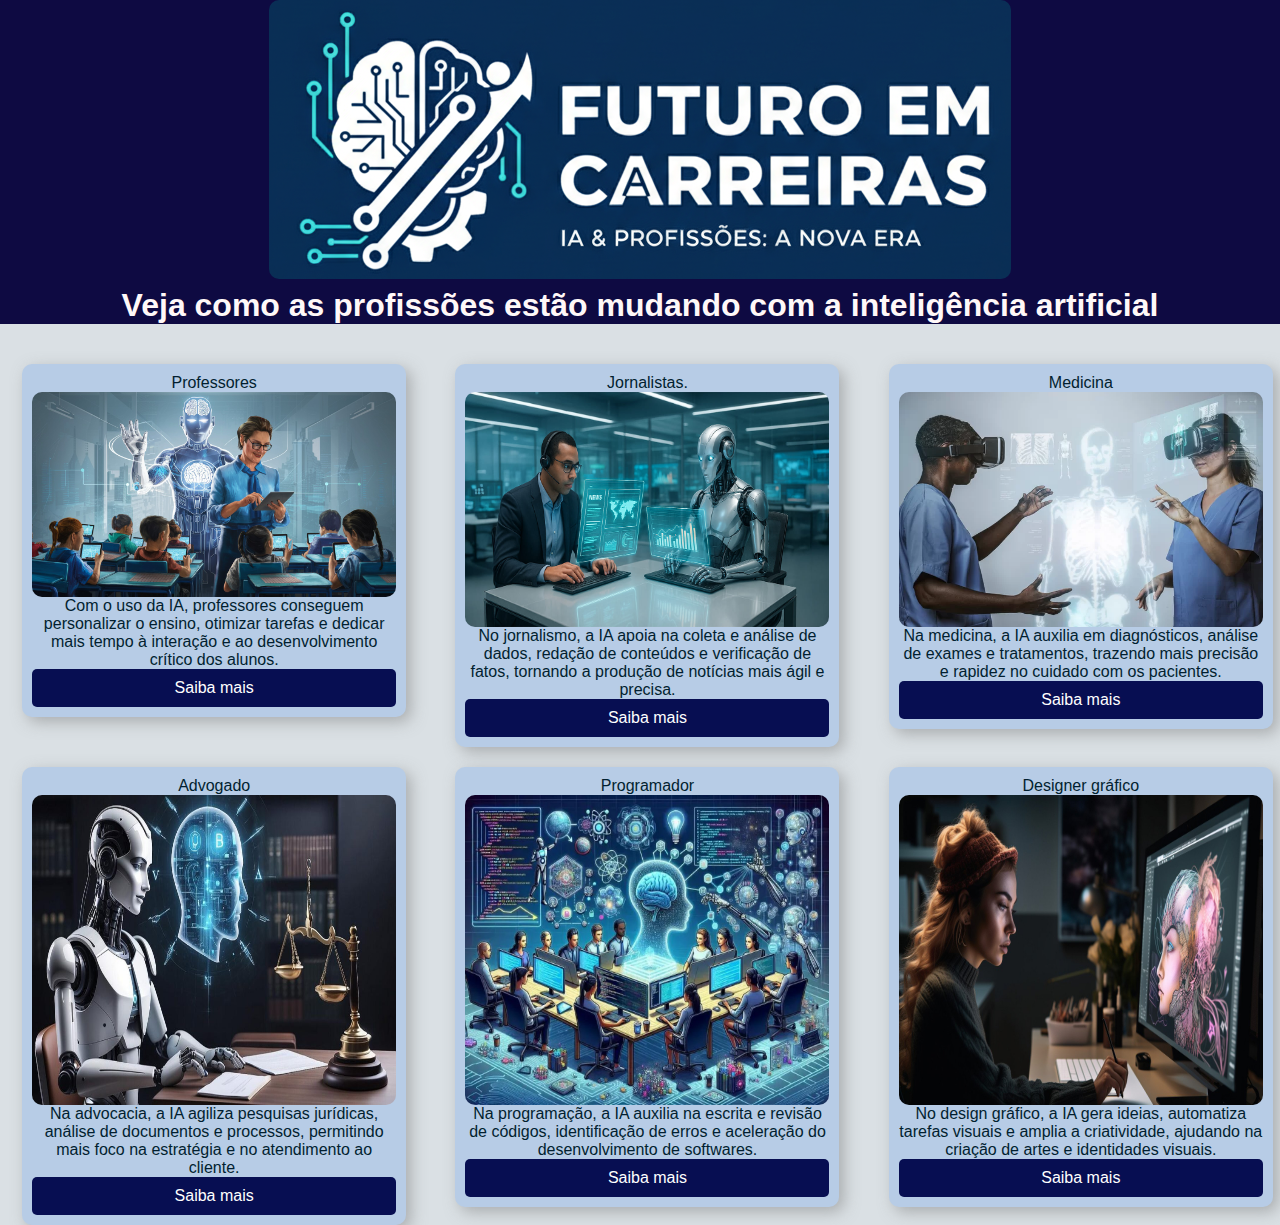
<file: index.html>
<!-- index.html -->
<!DOCTYPE html>
<html lang="pt-BR">

<head>
  <meta charset="UTF-8">
  <title>Carreiras do Futuro com IA</title>
  <link rel="stylesheet" href="style.css">
</head>

<body>
  <header>
    <h1>
      <div class="logo-container">
        <img src="./assets/logodoblog.png" alt="Logo do site">
      </div>
      <p>Veja como as profissões estão mudando com a inteligência artificial</p>
    </h1>
  </header>

  <!-- <section>
    <p>Veja como profissões estão mudando com a inteligência artificial!</p>
  </section> -->
  <div class="galeria">


    <div class="item-galeria">
      <p>Professores</p>
      <img src="./assets/professores.jpg" alt="Professores">
      <p>Com o uso da IA, professores conseguem personalizar o ensino, otimizar tarefas e dedicar mais tempo à interação e ao desenvolvimento crítico dos alunos.</p>
       <a href="./pages/professores.html">Saiba mais</a>
      </div>

        <div class="item-galeria">
          <p>Jornalistas.</p>
          <img src="./assets/jornalismo.jpg" alt="Jornalistas" height="235px">
          <p>No jornalismo, a IA apoia na coleta e análise de dados, redação de conteúdos e verificação de fatos, tornando a produção de notícias mais ágil e precisa.</p>
           <a href="./pages/jornalista.html">Saiba mais</a>
        </div>


        <div class="item-galeria">   
          <p>Medicina</p>
            <img src="./assets/medico.webp" alt="área da medicina" height="235px">
            <p>Na medicina, a IA auxilia em diagnósticos, análise de exames e tratamentos, trazendo mais precisão e rapidez no cuidado com os pacientes.</p>
             <a href="./pages/medicina.html">Saiba mais</a>
        </div>


        <div class="item-galeria">   
          <p>Advogado</p>
            <img src="./assets/advogado.jpg" alt="área da advocacia" height="310px">
            <p>Na advocacia, a IA agiliza pesquisas jurídicas, análise de documentos e processos, permitindo mais foco na estratégia e no atendimento ao cliente.</p>
             <a href="./pages/advogado.html">Saiba mais</a>
        </div> 

        <div class="item-galeria">   
          <p>Programador</p>
            <img src="./assets/programação.jpg" alt="área da programação" height="310px">
            <p>Na programação, a IA auxilia na escrita e revisão de códigos, identificação de erros e aceleração do desenvolvimento de softwares.</p>
             <a href="./pages/programador.html">Saiba mais</a>
        </div> 
        
        <div class="item-galeria">   
          <p>Designer gráfico</p>
            <img src="./assets/desg2.jpeg" alt="Designer gráfico" height="310px">
            <P>No design gráfico, a IA gera ideias, automatiza tarefas visuais e amplia a criatividade, ajudando na criação de artes e identidades visuais.</P>
             <a href="./pages/designer.html">Saiba mais</a>
            <!-- <button onclick="mostrarMensagem()">Saiba mais...</button> -->
        </div> 
        

  </div>

  <script src="script.js"></script>
  
</body>

</html>
</file>
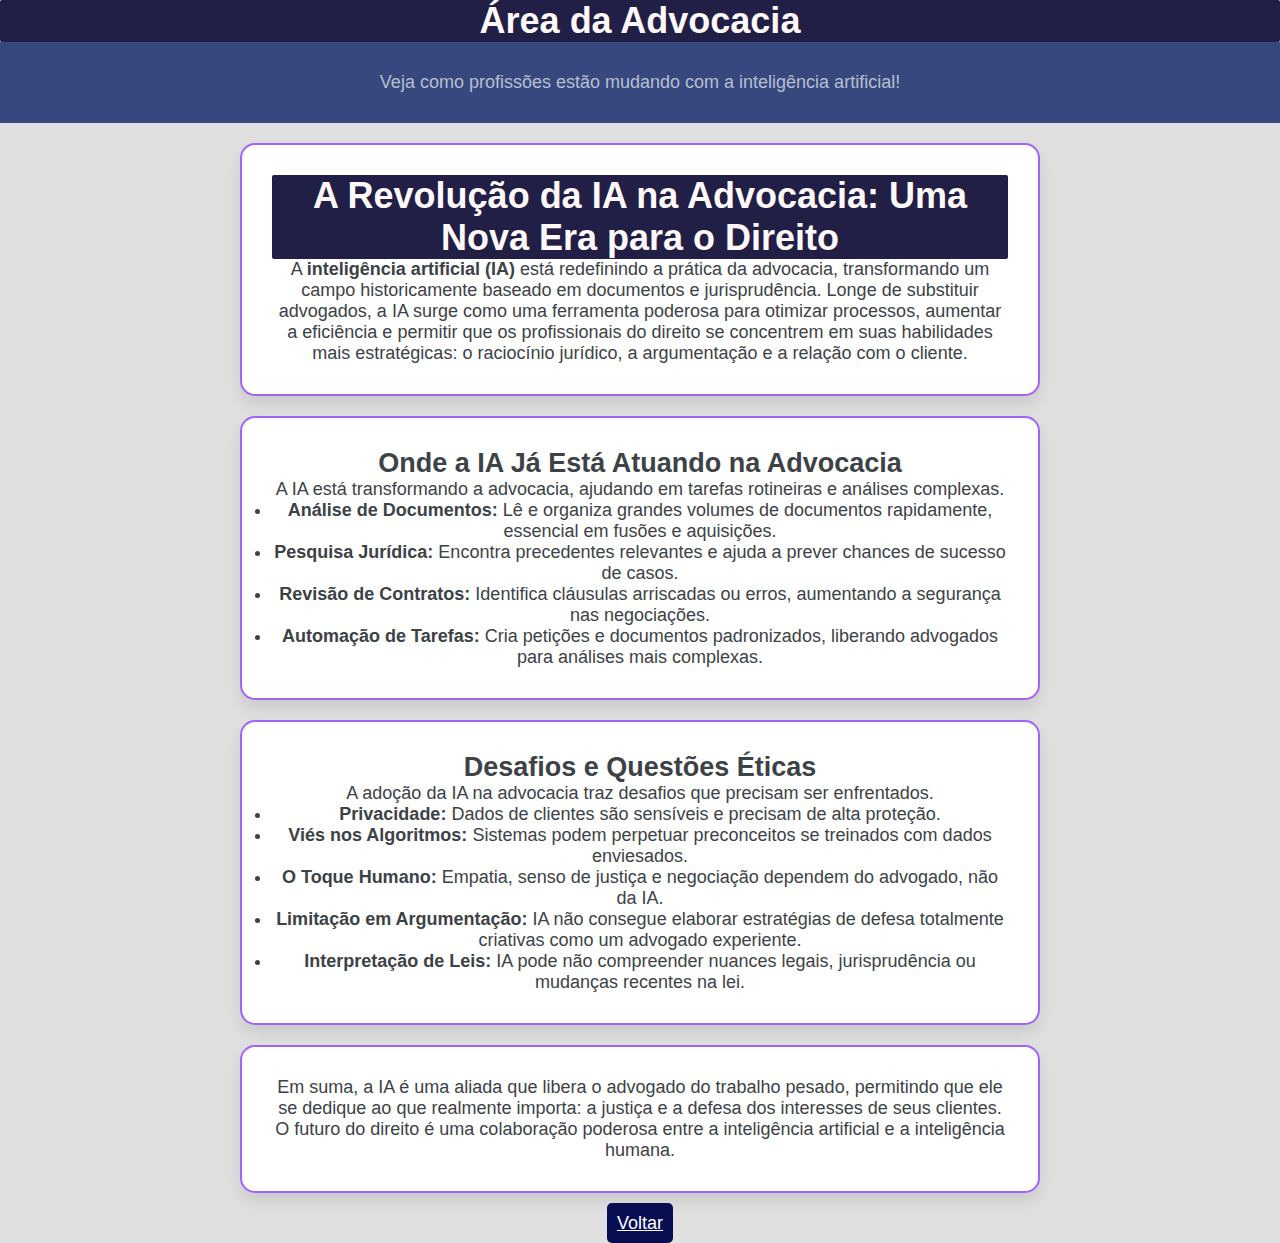
<file: pages/advogado.html>
<!DOCTYPE html>
<html lang="en">
<head>
    <meta charset="UTF-8">
    <meta name="viewport" content="width=device-width, initial-scale=1.0">
    <title>Document</title>
    <link rel="stylesheet" href="../styles/Advogado.css">
</head>
<body>
    <h1>Área da Advocacia</h1>
</header>
<section>
  <p>Veja como profissões estão mudando com a inteligência artificial!</p>
  <p id="mensagem"></p>
</section>

<div class="container-piramide">
  <article class="bloco-central">
    
    <p><h1 class="borda">A Revolução da IA na Advocacia: Uma Nova Era para o Direito</h1>
        <p>A <strong>inteligência artificial (IA)</strong> está redefinindo a prática da advocacia, transformando um campo historicamente baseado em documentos e jurisprudência. Longe de substituir advogados, a IA surge como uma ferramenta poderosa para otimizar processos, aumentar a eficiência e permitir que os profissionais do direito se concentrem em suas habilidades mais estratégicas: o raciocínio jurídico, a argumentação e a relação com o cliente.</p></p>
  </article>

  <div class="blocos-baixo">
    <article class="bloco-esquerdo">
 <h2>Onde a IA Já Está Atuando na Advocacia</h2>
<p>A IA está transformando a advocacia, ajudando em tarefas rotineiras e análises complexas.</p>
<ul>
    <li><strong>Análise de Documentos:</strong> Lê e organiza grandes volumes de documentos rapidamente, essencial em fusões e aquisições.</li>
    <li><strong>Pesquisa Jurídica:</strong> Encontra precedentes relevantes e ajuda a prever chances de sucesso de casos.</li>
    <li><strong>Revisão de Contratos:</strong> Identifica cláusulas arriscadas ou erros, aumentando a segurança nas negociações.</li>
    <li><strong>Automação de Tarefas:</strong> Cria petições e documentos padronizados, liberando advogados para análises mais complexas.</li>
</ul>

    </article>

    <article class="bloco-direito">
      
      <p><h2>Desafios e Questões Éticas</h2>
<p>A adoção da IA na advocacia traz desafios que precisam ser enfrentados.</p>
<ul>
    <li><strong>Privacidade:</strong> Dados de clientes são sensíveis e precisam de alta proteção.</li>
    <li><strong>Viés nos Algoritmos:</strong> Sistemas podem perpetuar preconceitos se treinados com dados enviesados.</li>
    <li><strong>O Toque Humano:</strong> Empatia, senso de justiça e negociação dependem do advogado, não da IA.</li>
    <li><strong>Limitação em Argumentação:</strong> IA não consegue elaborar estratégias de defesa totalmente criativas como um advogado experiente.</li>
    <li><strong>Interpretação de Leis:</strong> IA pode não compreender nuances legais, jurisprudência ou mudanças recentes na lei.</li>
</ul></p>
    </article>

  


  </div>
  <article class="bloco-central">
    
    <p>Em suma, a IA é uma aliada que libera o advogado do trabalho pesado, permitindo que ele se dedique ao que realmente importa: a justiça e a defesa dos interesses de seus clientes. O futuro do direito é uma colaboração poderosa entre a inteligência artificial e a inteligência humana.</p>
    </div>
</div>


<a class="btn-voltar " href="../index.html">Voltar</a>
<p></p>
</body>
</html>
</file>
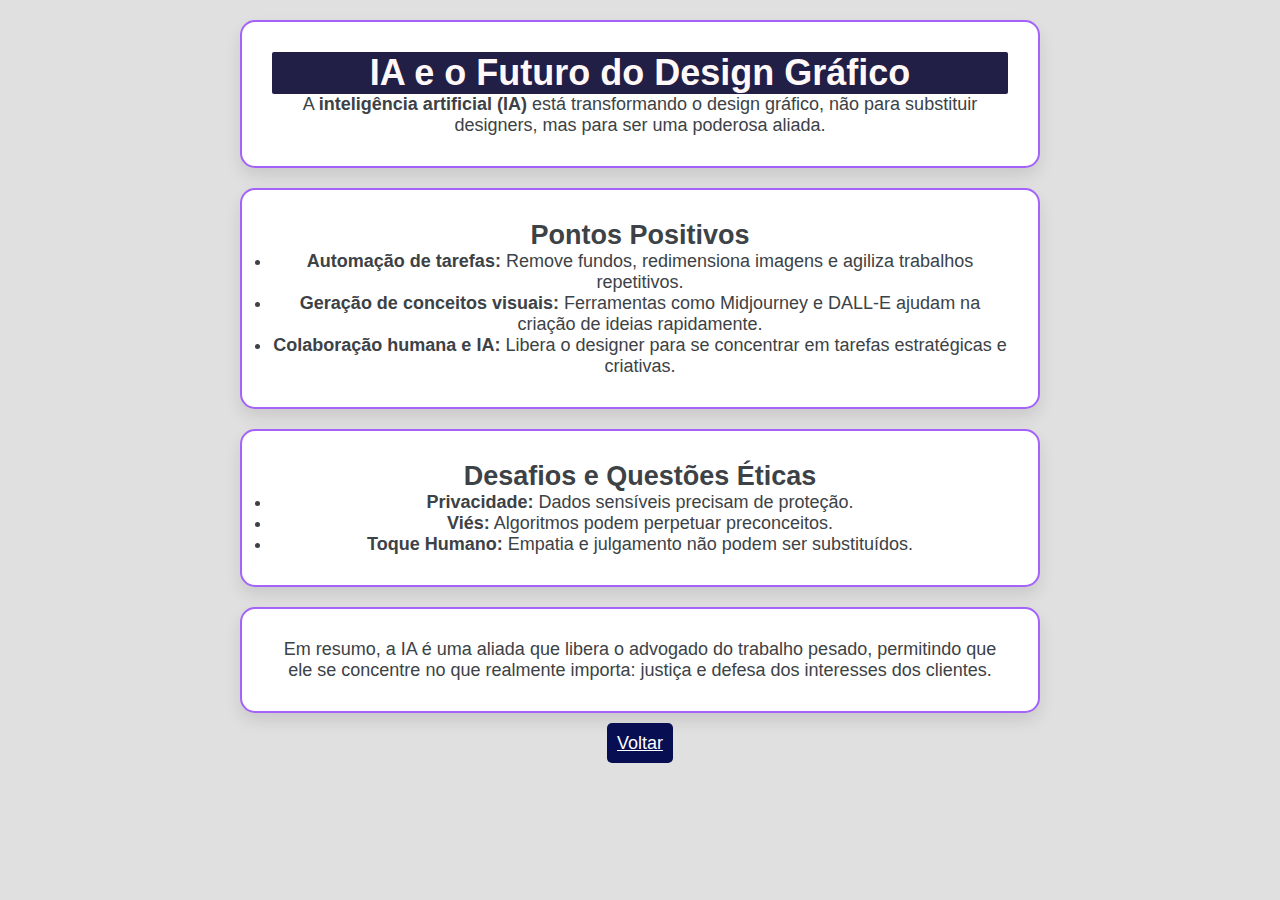
<file: pages/designer.html>
<!DOCTYPE html>
<html lang="en">
<head>
    <meta charset="UTF-8">
    <meta name="viewport" content="width=device-width, initial-scale=1.0">
    <title>Document</title>
    <link rel="stylesheet" href="../styles/designer.css">
</head>
<body>

 <div class="container-piramide">
  <article class="bloco-central">
    <h1 class="borda">IA e o Futuro do Design Gráfico</h1> <p>A <strong>inteligência artificial (IA)</strong> está transformando o design gráfico, não para substituir designers, mas para ser uma poderosa aliada.  </article>

  </article>

  <div class="blocos-baixo">
    <article class="bloco-esquerdo">
        <h2>Pontos Positivos</h2> <ul> <li><strong>Automação de tarefas:</strong> Remove fundos, redimensiona imagens e agiliza trabalhos repetitivos.</li> <li><strong>Geração de conceitos visuais:</strong> Ferramentas como Midjourney e DALL-E ajudam na criação de ideias rapidamente.</li> <li><strong>Colaboração humana e IA:</strong> Libera o designer para se concentrar em tarefas estratégicas e criativas.</li> </ul>


    </article>

    <article class="bloco-direito">
     <h2>Desafios e Questões Éticas</h2> <ul> <li><strong>Privacidade:</strong> Dados sensíveis precisam de proteção.</li> <li><strong>Viés:</strong> Algoritmos podem perpetuar preconceitos.</li> <li><strong>Toque Humano:</strong> Empatia e julgamento não podem ser substituídos.</li> </ul>
    </article>

  


  </div>
  <article class="bloco-central">
    <p>Em resumo, a IA é uma aliada que libera o advogado do trabalho pesado, permitindo que ele se concentre no que realmente importa: justiça e defesa dos interesses dos clientes.</p>

    </div>
</div>
<a class="btn-voltar " href="../index.html">Voltar</a>
</body>
</html>
</file>
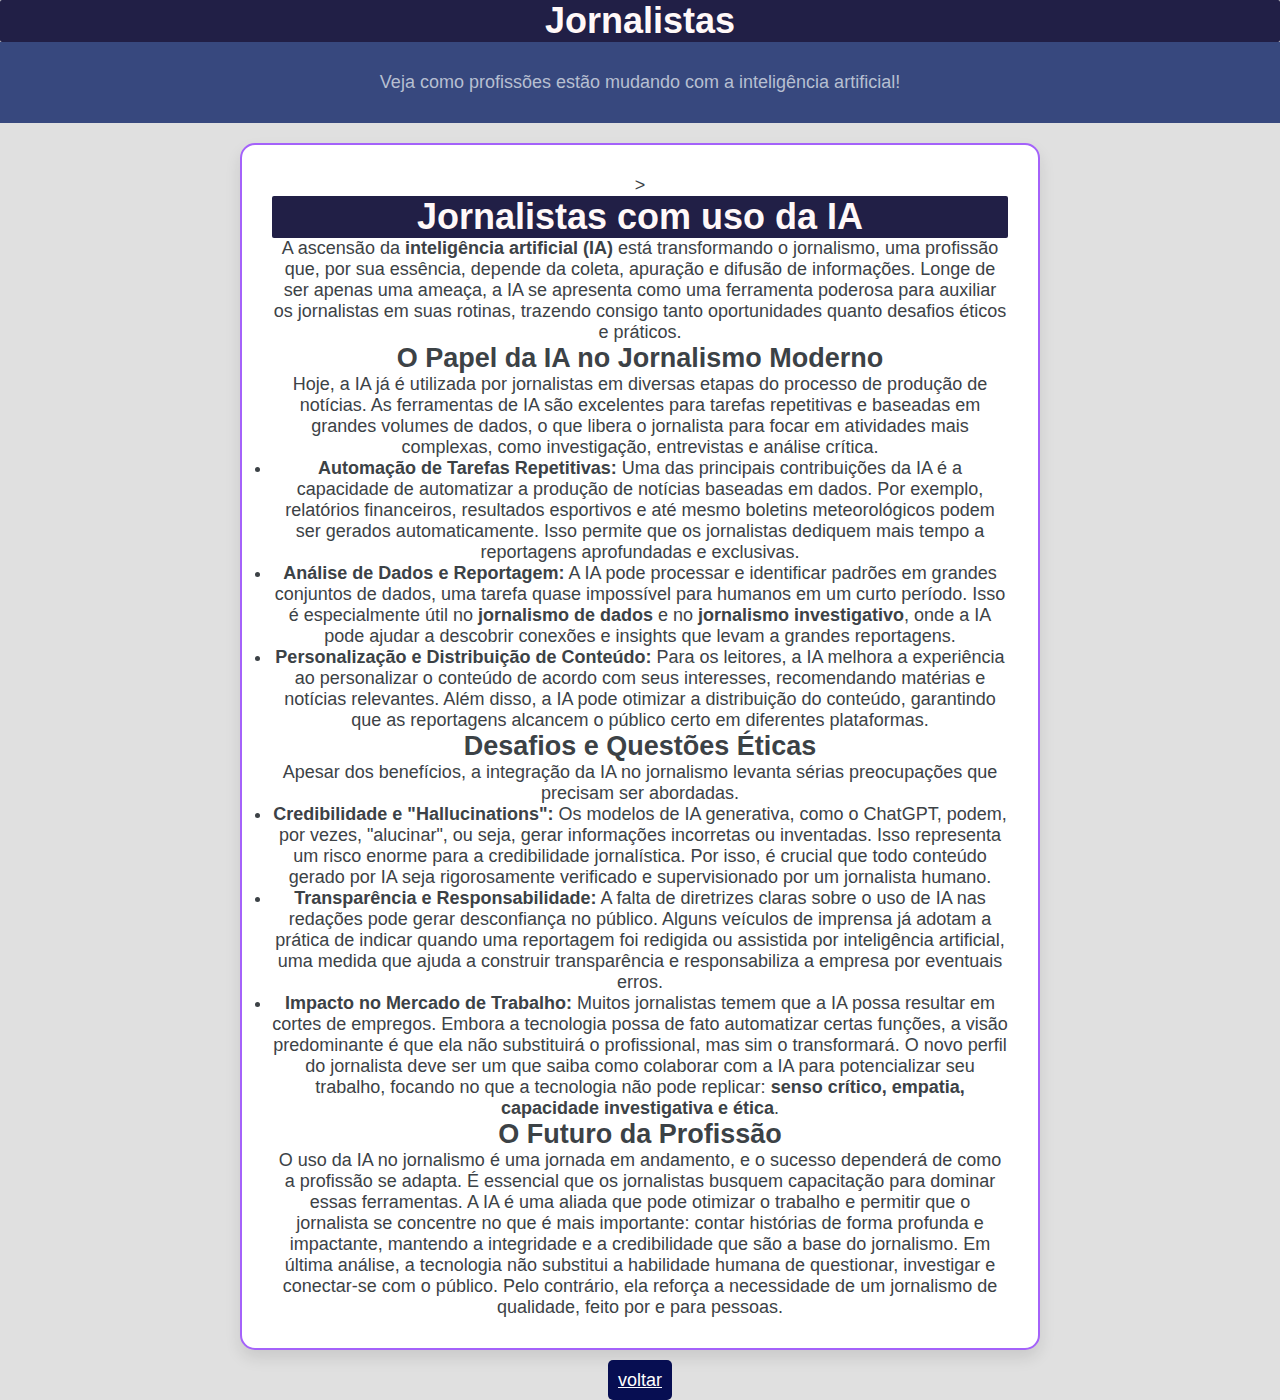
<file: pages/jornalista.html>
<!DOCTYPE html>
<html lang="en">
<head>
    <meta charset="UTF-8">
    <meta name="viewport" content="width=device-width, initial-scale=1.0">
    <title>Document</title>
    <link rel="stylesheet" href="../styles/jornalista.css">
</head>
<body>
    <h1>Jornalistas</h1>
</header>
<section>
  <p>Veja como profissões estão mudando com a inteligência artificial!</p>
  <p id="mensagem"></p>
</section>
<article>>
        <h1>Jornalistas com uso da IA</h1>
        <p>A ascensão da <strong>inteligência artificial (IA)</strong> está transformando o jornalismo, uma profissão que, por sua essência, depende da coleta, apuração e difusão de informações. Longe de ser apenas uma ameaça, a IA se apresenta como uma ferramenta poderosa para auxiliar os jornalistas em suas rotinas, trazendo consigo tanto oportunidades quanto desafios éticos e práticos.</p>
    
        <h2>O Papel da IA no Jornalismo Moderno</h2>
        <p>Hoje, a IA já é utilizada por jornalistas em diversas etapas do processo de produção de notícias. As ferramentas de IA são excelentes para tarefas repetitivas e baseadas em grandes volumes de dados, o que libera o jornalista para focar em atividades mais complexas, como investigação, entrevistas e análise crítica.</p>
    
        <ul>
            <li><strong>Automação de Tarefas Repetitivas:</strong> Uma das principais contribuições da IA é a capacidade de automatizar a produção de notícias baseadas em dados. Por exemplo, relatórios financeiros, resultados esportivos e até mesmo boletins meteorológicos podem ser gerados automaticamente. Isso permite que os jornalistas dediquem mais tempo a reportagens aprofundadas e exclusivas.</li>
            <li><strong>Análise de Dados e Reportagem:</strong> A IA pode processar e identificar padrões em grandes conjuntos de dados, uma tarefa quase impossível para humanos em um curto período. Isso é especialmente útil no <strong>jornalismo de dados</strong> e no <strong>jornalismo investigativo</strong>, onde a IA pode ajudar a descobrir conexões e insights que levam a grandes reportagens.</li>
            <li><strong>Personalização e Distribuição de Conteúdo:</strong> Para os leitores, a IA melhora a experiência ao personalizar o conteúdo de acordo com seus interesses, recomendando matérias e notícias relevantes. Além disso, a IA pode otimizar a distribuição do conteúdo, garantindo que as reportagens alcancem o público certo em diferentes plataformas.</li>
        </ul>
    
        <h2>Desafios e Questões Éticas</h2>
        <p>Apesar dos benefícios, a integração da IA no jornalismo levanta sérias preocupações que precisam ser abordadas.</p>
    
        <ul>
            <li><strong>Credibilidade e "Hallucinations":</strong> Os modelos de IA generativa, como o ChatGPT, podem, por vezes, "alucinar", ou seja, gerar informações incorretas ou inventadas. Isso representa um risco enorme para a credibilidade jornalística. Por isso, é crucial que todo conteúdo gerado por IA seja rigorosamente verificado e supervisionado por um jornalista humano.</li>
            <li><strong>Transparência e Responsabilidade:</strong> A falta de diretrizes claras sobre o uso de IA nas redações pode gerar desconfiança no público. Alguns veículos de imprensa já adotam a prática de indicar quando uma reportagem foi redigida ou assistida por inteligência artificial, uma medida que ajuda a construir transparência e responsabiliza a empresa por eventuais erros.</li>
            <li><strong>Impacto no Mercado de Trabalho:</strong> Muitos jornalistas temem que a IA possa resultar em cortes de empregos. Embora a tecnologia possa de fato automatizar certas funções, a visão predominante é que ela não substituirá o profissional, mas sim o transformará. O novo perfil do jornalista deve ser um que saiba como colaborar com a IA para potencializar seu trabalho, focando no que a tecnologia não pode replicar: <strong>senso crítico, empatia, capacidade investigativa e ética</strong>.</li>
        </ul>
    
        <h2>O Futuro da Profissão</h2>
        <p>O uso da IA no jornalismo é uma jornada em andamento, e o sucesso dependerá de como a profissão se adapta. É essencial que os jornalistas busquem capacitação para dominar essas ferramentas. A IA é uma aliada que pode otimizar o trabalho e permitir que o jornalista se concentre no que é mais importante: contar histórias de forma profunda e impactante, mantendo a integridade e a credibilidade que são a base do jornalismo. Em última análise, a tecnologia não substitui a habilidade humana de questionar, investigar e conectar-se com o público. Pelo contrário, ela reforça a necessidade de um jornalismo de qualidade, feito por e para pessoas.</p>
  </article>
  <a class="btn-voltar" href="../index.html">voltar</a>
    
</body>
</html>
</file>
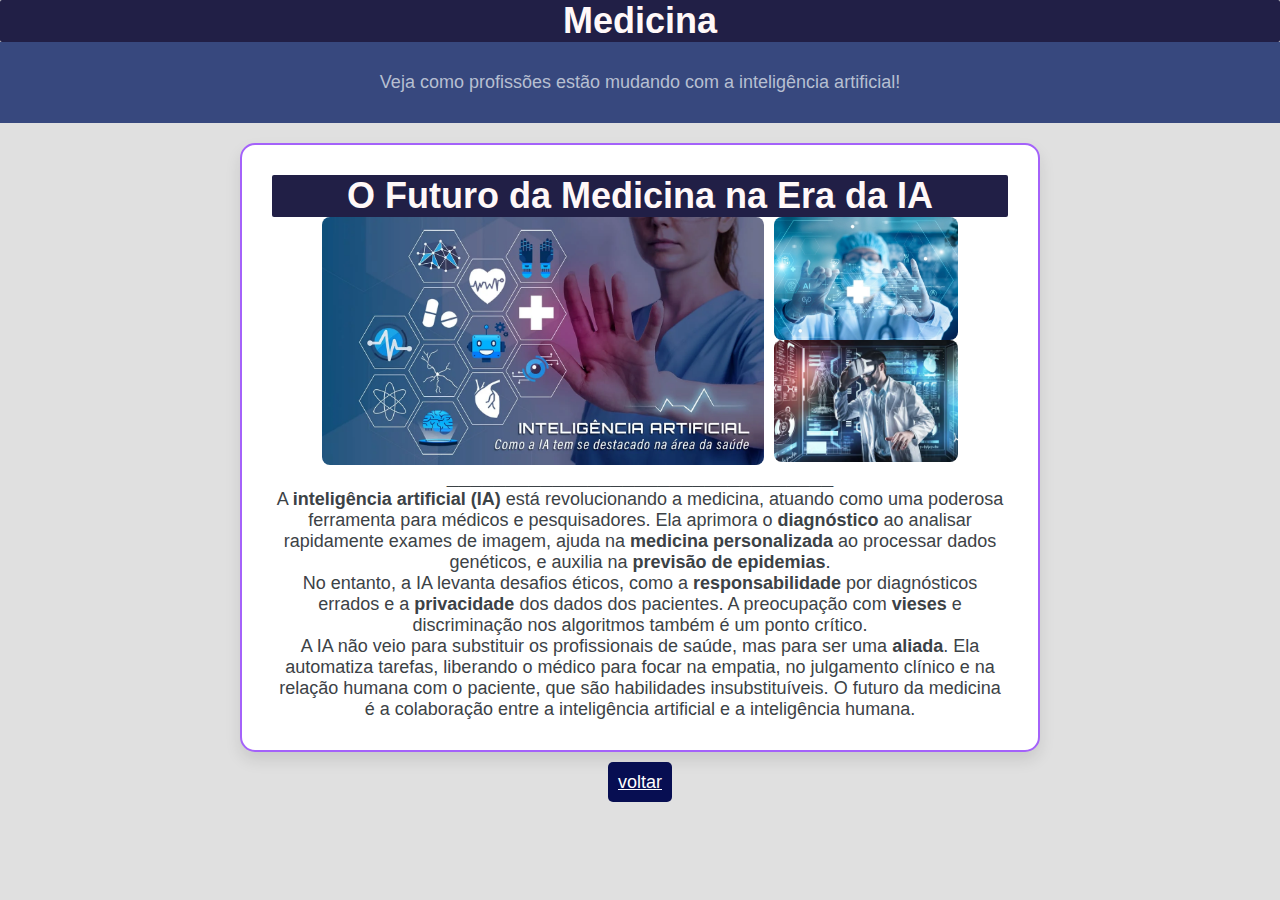
<file: pages/medicina.html>
<!DOCTYPE html>
<html lang="en">
<head>
    <meta charset="UTF-8">
    <meta name="viewport" content="width=device-width, initial-scale=1.0">
    <title>Document</title>
    <link rel="stylesheet" href="../styles/medicina.css">
</head>
<body>
    <h1>Medicina</h1>
</header>
<section>
  <p>Veja como profissões estão mudando com a inteligência artificial!</p>
  <p id="mensagem"></p>
</section>
<article>
    <h1>O Futuro da Medicina na Era da IA</h1>

        <div class="galeria-medicina">
            <div class="imagem-grande">
                <img src="./assets/medicina/iamedicina.webp" alt="IA em laboratório">
            </div>
            <div class="imagens-pequenas">
                <img src="./assets/medicina/IA-NA-MEDICINA.jpg" alt="IA na Medicina">
                <img src="./assets/medicina/med.webp" alt="IA em diagnóstico">
            </div>
        </div>
        <div>    
        <h3>_________________________________</h3>
        <div>
        <div class="container">
            <p>A <strong>inteligência artificial (IA)</strong> está revolucionando a medicina, atuando como uma poderosa ferramenta para médicos e pesquisadores. Ela aprimora o <strong>diagnóstico</strong> ao analisar rapidamente exames de imagem, ajuda na <strong>medicina personalizada</strong> ao processar dados genéticos, e auxilia na <strong>previsão de epidemias</strong>.</p>
        
            <p>No entanto, a IA levanta desafios éticos, como a <strong>responsabilidade</strong> por diagnósticos errados e a <strong>privacidade</strong> dos dados dos pacientes. A preocupação com <strong>vieses</strong> e discriminação nos algoritmos também é um ponto crítico.</p>
        
            <p>A IA não veio para substituir os profissionais de saúde, mas para ser uma <strong>aliada</strong>. Ela automatiza tarefas, liberando o médico para focar na empatia, no julgamento clínico e na relação humana com o paciente, que são habilidades insubstituíveis. O futuro da medicina é a colaboração entre a inteligência artificial e a inteligência humana.</p>
        </div>
</article>
<a class="btn-voltar" href="../index.html">voltar</a>
    
</body>
</html>
</file>
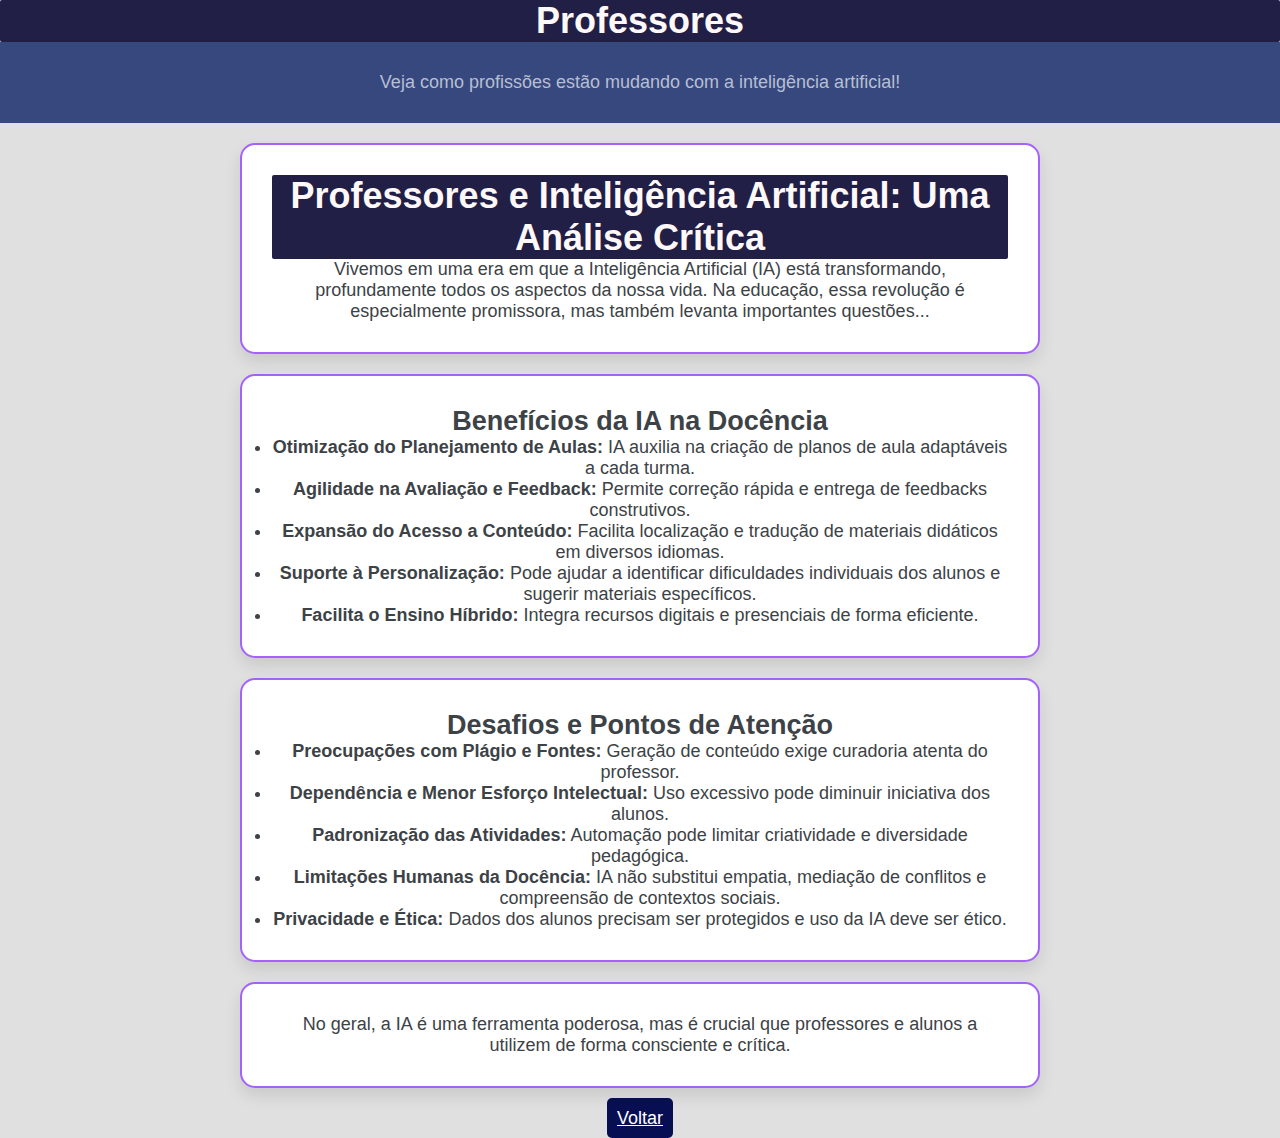
<file: pages/professores.html>
<!DOCTYPE html>
<html lang="en">
<head>
    <meta charset="UTF-8">
    <meta name="viewport" content="width=device-width, initial-scale=1.0">
    <title>Document</title>
    <link rel="stylesheet" href="../styles/professores.css">
</head>
<body>
    <h1>Professores</h1>
</header>
<section>
  <p>Veja como profissões estão mudando com a inteligência artificial!</p>
  <p id="mensagem"></p>
</section>
<div class="container-piramide">
  <article class="bloco-central">
 <h1 class="borda">Professores e Inteligência Artificial: Uma Análise Crítica</h1> <p>Vivemos em uma era em que a Inteligência Artificial (IA) está transformando, profundamente todos os aspectos da nossa vida. Na educação, essa revolução é especialmente promissora, mas também levanta importantes questões...</p>
  </article>
 
  <div class="blocos-baixo">
    <article class="bloco-esquerdo">
 <h2>Benefícios da IA na Docência</h2>
      <ul>
        <li><strong>Otimização do Planejamento de Aulas:</strong> IA auxilia na criação de planos de aula adaptáveis a cada turma.</li>
        <li><strong>Agilidade na Avaliação e Feedback:</strong> Permite correção rápida e entrega de feedbacks construtivos.</li>
        <li><strong>Expansão do Acesso a Conteúdo:</strong> Facilita localização e tradução de materiais didáticos em diversos idiomas.</li>
        <li><strong>Suporte à Personalização:</strong> Pode ajudar a identificar dificuldades individuais dos alunos e sugerir materiais específicos.</li>
        <li><strong>Facilita o Ensino Híbrido:</strong> Integra recursos digitais e presenciais de forma eficiente.</li>
      </ul>
 
    </article>
 
    <article class="bloco-direito">
      <h2>Desafios e Pontos de Atenção</h2>
      <ul>
        <li><strong>Preocupações com Plágio e Fontes:</strong> Geração de conteúdo exige curadoria atenta do professor.</li>
        <li><strong>Dependência e Menor Esforço Intelectual:</strong> Uso excessivo pode diminuir iniciativa dos alunos.</li>
        <li><strong>Padronização das Atividades:</strong> Automação pode limitar criatividade e diversidade pedagógica.</li>
        <li><strong>Limitações Humanas da Docência:</strong> IA não substitui empatia, mediação de conflitos e compreensão de contextos sociais.</li>
        <li><strong>Privacidade e Ética:</strong> Dados dos alunos precisam ser protegidos e uso da IA deve ser ético.</li>
      </ul>
     
 
 
    </article>
 
 
 
 
  </div>
  <article class="bloco-central">
   <p>No geral, a IA é uma ferramenta poderosa, mas é crucial que professores e alunos a utilizem de forma consciente e crítica.</p>
     </p> </article>
   
</div>
  <a class="btn-voltar" href="../index.html">Voltar</a>
</body>
</html>
</file>
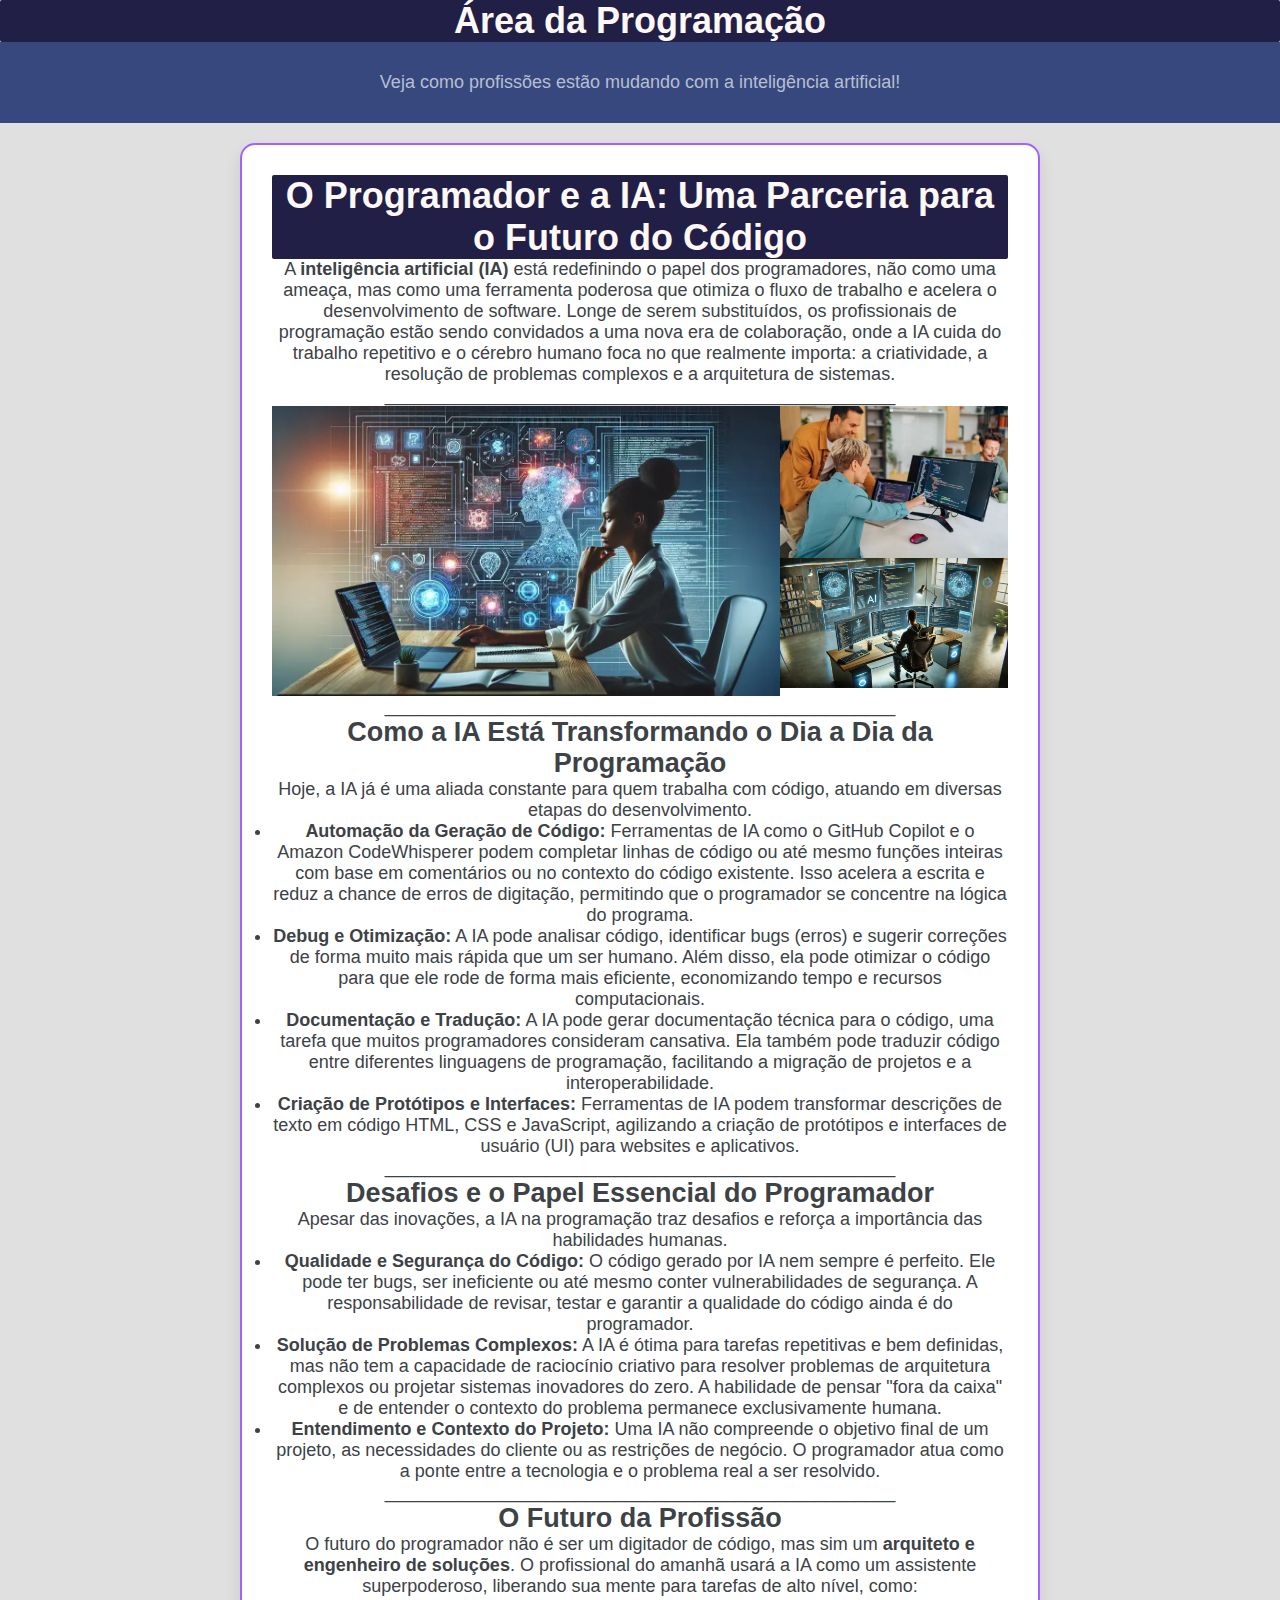
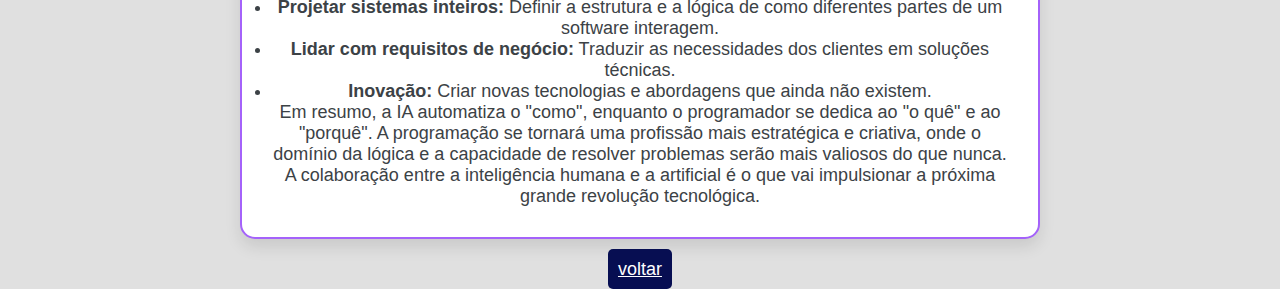
<file: pages/programador.html>
<!DOCTYPE html>
<html lang="en">
<head>
    <meta charset="UTF-8">
    <meta name="viewport" content="width=device-width, initial-scale=1.0">
    <title>Document</title>
    <link rel="stylesheet" href="../styles/programador.css">
</head>
<body>
    <h1>Área da Programação</h1>
</header>
<section>
  <p>Veja como profissões estão mudando com a inteligência artificial!</p>
  <p id="mensagem"></p>
</section>
<article>
    <div class="container">
        <h1>O Programador e a IA: Uma Parceria para o Futuro do Código</h1>
        <p>A <strong>inteligência artificial (IA)</strong> está redefinindo o papel dos programadores, não como uma ameaça, mas como uma ferramenta poderosa que otimiza o fluxo de trabalho e acelera o desenvolvimento de software. Longe de serem substituídos, os profissionais de programação estão sendo convidados a uma nova era de colaboração, onde a IA cuida do trabalho repetitivo e o cérebro humano foca no que realmente importa: a criatividade, a resolução de problemas complexos e a arquitetura de sistemas.</p>
        <p>___________________________________________________</p>
        <div class="galeria-medicina">
            <div class="imagem-grande">
                <img src="./assets/programação/prog1.jpg" alt="IA em laboratório">
            </div>
            <div class="imagens-pequenas">
                <img src="./assets/programação/prog2.webp" alt="IA na Medicina">
                <img src="./assets/programação/prog3.webp" alt="IA em diagnóstico">
            </div>
        </div>
        ___________________________________________________
        <h2>Como a IA Está Transformando o Dia a Dia da Programação</h2>
        <p>Hoje, a IA já é uma aliada constante para quem trabalha com código, atuando em diversas etapas do desenvolvimento.</p>
        <ul>
            <li><strong>Automação da Geração de Código:</strong> Ferramentas de IA como o GitHub Copilot e o Amazon CodeWhisperer podem completar linhas de código ou até mesmo funções inteiras com base em comentários ou no contexto do código existente. Isso acelera a escrita e reduz a chance de erros de digitação, permitindo que o programador se concentre na lógica do programa.</li>
            <li><strong>Debug e Otimização:</strong> A IA pode analisar código, identificar bugs (erros) e sugerir correções de forma muito mais rápida que um ser humano. Além disso, ela pode otimizar o código para que ele rode de forma mais eficiente, economizando tempo e recursos computacionais.</li>
            <li><strong>Documentação e Tradução:</strong> A IA pode gerar documentação técnica para o código, uma tarefa que muitos programadores consideram cansativa. Ela também pode traduzir código entre diferentes linguagens de programação, facilitando a migração de projetos e a interoperabilidade.</li>
            <li><strong>Criação de Protótipos e Interfaces:</strong> Ferramentas de IA podem transformar descrições de texto em código HTML, CSS e JavaScript, agilizando a criação de protótipos e interfaces de usuário (UI) para websites e aplicativos.</li>
        </ul>
    
        ___________________________________________________
    
        <h2>Desafios e o Papel Essencial do Programador</h2>
        <p>Apesar das inovações, a IA na programação traz desafios e reforça a importância das habilidades humanas.</p>
        <ul>
            <li><strong>Qualidade e Segurança do Código:</strong> O código gerado por IA nem sempre é perfeito. Ele pode ter bugs, ser ineficiente ou até mesmo conter vulnerabilidades de segurança. A responsabilidade de revisar, testar e garantir a qualidade do código ainda é do programador.</li>
            <li><strong>Solução de Problemas Complexos:</strong> A IA é ótima para tarefas repetitivas e bem definidas, mas não tem a capacidade de raciocínio criativo para resolver problemas de arquitetura complexos ou projetar sistemas inovadores do zero. A habilidade de pensar "fora da caixa" e de entender o contexto do problema permanece exclusivamente humana.</li>
            <li><strong>Entendimento e Contexto do Projeto:</strong> Uma IA não compreende o objetivo final de um projeto, as necessidades do cliente ou as restrições de negócio. O programador atua como a ponte entre a tecnologia e o problema real a ser resolvido.</li>
        </ul>
    
        ___________________________________________________
    
        <h2>O Futuro da Profissão</h2>
        <p>O futuro do programador não é ser um digitador de código, mas sim um <strong>arquiteto e engenheiro de soluções</strong>. O profissional do amanhã usará a IA como um assistente superpoderoso, liberando sua mente para tarefas de alto nível, como:</p>
        <ul>
            <li><strong>Projetar sistemas inteiros:</strong> Definir a estrutura e a lógica de como diferentes partes de um software interagem.</li>
            <li><strong>Lidar com requisitos de negócio:</strong> Traduzir as necessidades dos clientes em soluções técnicas.</li>
            <li><strong>Inovação:</strong> Criar novas tecnologias e abordagens que ainda não existem.</li>
        </ul>
        <p>Em resumo, a IA automatiza o "como", enquanto o programador se dedica ao "o quê" e ao "porquê". A programação se tornará uma profissão mais estratégica e criativa, onde o domínio da lógica e a capacidade de resolver problemas serão mais valiosos do que nunca. A colaboração entre a inteligência humana e a artificial é o que vai impulsionar a próxima grande revolução tecnológica.</p>
    </div>
</article>
<a class="btn-voltar" href="../index.html">voltar</a>
</body>
</html>
</file>
<file: style.css>
/* style.css */
* {
  margin: 0;
  padding: 0;
  box-sizing: border-box;
}

body {
  font-family: Arial, sans-serif;
  text-align: center;
  background-color: #dae0e4;
  color: #fff;
  /* display: flex; */
}

.galeria {
  display: flex;
  flex-wrap: wrap; /* <- permite quebra de linha */
  justify-content: space-around;
  margin-top: 40px;
  gap: 20px; /* opcional: espaço entre itens */



}

.item-galeria {
  width: 30%; /* Define a largura de cada item */
  text-align: center;
  height: 30%; /* define a altura */


  
}

.item-galeria {
  width: 30%;
  display: flex;
  flex-direction: column;
  /* align-items: center; */
  /* justify-content: space-between; */
  padding: 10px;
  background-color: rgb(183, 204, 230); /* opcional, só pra visualizar melhor */
  color: rgb(2, 31, 48);

  border-radius: 10px;
  box-shadow: 5px 5px 15px rgba(124, 124, 124, 0.5);
  margin-left: 15px;
}


header {
  background-color: #0e0a42;
}

section {
  background-color: rgb(55, 72, 126);
  height: 50px; /* altura */
  padding: 30px; /* aumenta espaço interno */
}

h1 {
  color: rgb(255, 248, 248);
}

button {
  padding: 10px;
  background-color: rgb(7, 14, 82);
  color: white;
  border: none;
  border-radius: 5px;
}

a{
  padding: 10px;
  background-color: rgb(7, 14, 82);
  color: white;
  border: none;
  border-radius: 5px;


   text-decoration: none; 
}

a:hover {
      background-color: rgb(66, 179, 255);
    }
   
a:active {
 background-color:  rgb(66, 179, 255);
  transform: scale(0.95);
}


img {
  border-radius: 10px;
}
</file>
<file: styles/Advogado.css>
/* style.css */
* {
    margin: 0;
    padding: 0;
    box-sizing: border-box;
}

body {
    font-family: Arial, sans-serif;
    text-align: center;
    background-color: #e0e0e0;
    color: #3c4246;
    font-size: 18px;
    
    /* display: flex; */
}

.galeria-medicina {
    display: flex;
    flex-wrap: wrap; /* Permite que os itens quebrem a linha se não couberem */
    justify-content: center; /* Centraliza a galeria */
    align-items: flex-start; /* Alinha os itens pelo topo */
    gap: 0px; /* Espaço entre as colunas */
}

.imagem-grande {
    /* Define que esta coluna ocupará cerca de 60% do espaço */
    flex: 3;
    max-width: 80%; 
    height: 100;
    top: 100%;
    justify-content: center;
    
}

.imagens-pequenas {
    /* Define que esta coluna ocupará cerca de 40% do espaço */
    flex: 2;
    max-width: 34%;
    
    /* Usa flexbox para as imagens pequenas ficarem uma embaixo da outra */
    display: flex;
    flex-direction: column;
}

.galeria-medicina img {
    width: 100%;
    height: auto; /* Mantém a proporção da imagem */
    display: block; /* Remove o espaço extra abaixo da imagem */
    border-radius: 8px; /* Opcional: bordas arredondadas */
    object-fit: cover; /* Garante que a imagem preencha o espaço sem distorcer */
    border-radius: 0%;
}


header {
    background-color: #0e0a42;
}

section {
    background-color: rgb(55, 72, 126);
    color:rgb(182, 191, 209);
    height: 60;
    padding: 30px; /* aumenta espaço interno */
}

h1 {
    color: rgb(255, 248, 248);
    background-color: #211f46;
    border-radius: 2px; 
}
  
h2{
    border-radius: 2px;
}

button {
    padding: 10px;
    background-color: rgb(7, 14, 82);
    color: white;
    border: none;
    border-radius: 5px;
}
  
a{
    padding: 10px;
    background-color: rgb(7, 14, 82);
    color: white;
    border: none;
    border-radius: 5px;
}

article {
    max-width: 800px;
    margin: 20px auto;
    background-color: #fff;
    padding: 30px;
    border-radius: 15px; /* Bordas arredondadas */
    box-shadow: 0 8px 16px rgba(0, 0, 0, 0.1);
    border: 2px solid #a462fa; /* Borda rosa, chamativa! */
}

button {
    width: 100px;
    height: 30px;
}
</file>
<file: styles/designer.css>
/* style.css */
* {
    margin: 0;
    padding: 0;
    box-sizing: border-box;
}

body {
    font-family: Arial, sans-serif;
    text-align: center;
    background-color: #e0e0e0;
    color: #3c4246;
    font-size: 18px;
    
    /* display: flex; */
}

.galeria-medicina {
    display: flex;
    flex-wrap: wrap; /* Permite que os itens quebrem a linha se não couberem */
    justify-content: center; /* Centraliza a galeria */
    align-items: flex-start; /* Alinha os itens pelo topo */
    gap: 0px; /* Espaço entre as colunas */
}

.imagem-grande {
    /* Define que esta coluna ocupará cerca de 60% do espaço */
    flex: 3;
    max-width: 80%; 
    height: 100;
    top: 100%;
    justify-content: center;
    
}

.imagens-pequenas {
    /* Define que esta coluna ocupará cerca de 40% do espaço */
    flex: 2;
    max-width: 31%;
    
    /* Usa flexbox para as imagens pequenas ficarem uma embaixo da outra */
    display: flex;
    flex-direction: column;
}

.galeria-medicina img {
    width: 100%;
    height: auto; /* Mantém a proporção da imagem */
    display: block; /* Remove o espaço extra abaixo da imagem */
    border-radius: 8px; /* Opcional: bordas arredondadas */
    object-fit: cover; /* Garante que a imagem preencha o espaço sem distorcer */
    border-radius: 0%;
}


header {
    background-color: #0e0a42;
}

section {
    background-color: rgb(55, 72, 126);
    color:rgb(182, 191, 209);
    height: 60;
    padding: 30px; /* aumenta espaço interno */
}

h1 {
    color: rgb(255, 248, 248);
    background-color: #211f46;
    border-radius: 2px; 
}
  
h2{
    border-radius: 2px;
}

button {
    padding: 10px;
    background-color: rgb(7, 14, 82);
    color: white;
    border: none;
    border-radius: 5px;
}
  
a{
    padding: 10px;
    background-color: rgb(7, 14, 82);
    color: white;
    border: none;
    border-radius: 5px;
}

article {
    max-width: 800px;
    margin: 20px auto;
    background-color: #fff;
    padding: 30px;
    border-radius: 15px; /* Bordas arredondadas */
    box-shadow: 0 8px 16px rgba(0, 0, 0, 0.1);
    border: 2px solid #a462fa; /* Borda rosa, chamativa! */
}
</file>
<file: styles/jornalista.css>
/* style.css */
* {
    margin: 0;
    padding: 0;
    box-sizing: border-box;
}

body {
    font-family: Arial, sans-serif;
    text-align: center;
    background-color: #e0e0e0;
    color: #3c4246;
    font-size: 18px;
    
    /* display: flex; */
}

.galeria {
    display: flex;
    flex-wrap: wrap; /* <- permite quebra de linha */
    justify-content: space-around;
    margin-top: 40px;
    gap: 20px; /* opcional: espaço entre itens */
}

.item-galeria {
    width: 100%;
    height: 30%;
    display: flex;
    flex-direction: column;
    padding: 10px;
    color: rgb(2, 31, 48);
    margin: auto;
}


header {
    background-color: #0e0a42;
}

section {
    background-color: rgb(55, 72, 126);
    color:rgb(182, 191, 209);
    height: 60;
    padding: 30px; /* aumenta espaço interno */
}

h1 {
    color: rgb(255, 248, 248);
    background-color: #211f46;
    border-radius: 2px; 
}
  
h2{
    border-radius: 2px;
}

button {
    padding: 10px;
    background-color: rgb(7, 14, 82);
    color: white;
    border: none;
    border-radius: 5px;
}
  
a{
    padding: 10px;
    background-color: rgb(7, 14, 82);
    color: white;
    border: none;
    border-radius: 5px;
}

article {
    max-width: 800px;
    margin: 20px auto;
    background-color: #fff;
    padding: 30px;
    border-radius: 15px; /* Bordas arredondadas */
    box-shadow: 0 8px 16px rgba(0, 0, 0, 0.1);
    border: 2px solid #a462fa; /* Borda rosa, chamativa! */
}
</file>
<file: styles/medicina.css>
/* style.css */
* {
    margin: 0;
    padding: 0;
    box-sizing: border-box;
}

body {
    font-family: Arial, sans-serif;
    text-align: center;
    background-color: #e0e0e0;
    color: #3c4246;
    font-size: 18px;
    
    /* display: flex; */
}

.galeria-medicina {
    display: flex;
    flex-wrap: wrap; /* Permite que os itens quebrem a linha se não couberem */
    justify-content: center; /* Centraliza a galeria */
    align-items: flex-start; /* Alinha os itens pelo topo */
    gap: 10px; /* Espaço entre as colunas */
}

.imagem-grande {
    /* Define que esta coluna ocupará cerca de 60% do espaço */
    flex: 3;
    max-width: 60%; 
    justify-content: center;

}

.imagens-pequenas {
    /* Define que esta coluna ocupará cerca de 40% do espaço */
    flex: 2;
    max-width: 25%;
    
    /* Usa flexbox para as imagens pequenas ficarem uma embaixo da outra */
    display: flex;
    flex-direction: column;
    gap: 0px; /* Espaço entre as imagens pequenas */
}

.galeria-medicina img {
    width: 100%;
    height: auto; /* Mantém a proporção da imagem */
    display: block; /* Remove o espaço extra abaixo da imagem */
    border-radius: 8px; /* Opcional: bordas arredondadas */
    object-fit: cover; /* Garante que a imagem preencha o espaço sem distorcer */
}


header {
    background-color: #0e0a42;
}

section {
    background-color: rgb(55, 72, 126);
    color:rgb(182, 191, 209);
    height: 60;
    padding: 30px; /* aumenta espaço interno */
}

h1 {
    color: rgb(255, 248, 248);
    background-color: #211f46;
    border-radius: 2px; 
}
  
h2{
    border-radius: 2px;
}

button {
    padding: 10px;
    background-color: rgb(7, 14, 82);
    color: white;
    border: none;
    border-radius: 5px;
}
  
a{
    padding: 10px;
    background-color: rgb(7, 14, 82);
    color: white;
    border: none;
    border-radius: 5px;
}

article {
    max-width: 800px;
    margin: 20px auto;
    background-color: #fff;
    padding: 30px;
    border-radius: 15px; /* Bordas arredondadas */
    box-shadow: 0 8px 16px rgba(0, 0, 0, 0.1);
    border: 2px solid #a462fa; /* Borda rosa, chamativa! */
}

button {
    width: 100px;
    height: 30px;
}
</file>
<file: styles/professores.css>
/* style.css */
* {
    margin: 0;
    padding: 0;
    box-sizing: border-box;
}

body {
    font-family: Arial, sans-serif;
    text-align: center;
    background-color: #e0e0e0;
    color: #3c4246;
    font-size: 18px;
    
    /* display: flex; */
}

.galeria {
    display: flex;
    flex-wrap: wrap; /* <- permite quebra de linha */
    justify-content: space-around;
    margin-top: 40px;
    gap: 20px; /* opcional: espaço entre itens */
}

.item-galeria {
    width: 100%;
    height: 30%;
    display: flex;
    flex-direction: column;
    padding: 10px;
    color: rgb(2, 31, 48);
    margin: auto;
}


header {
    background-color: #0e0a42;
}

section {
    background-color: rgb(55, 72, 126);
    color:rgb(182, 191, 209);
    height: 60;
    padding: 30px; /* aumenta espaço interno */
}

h1 {
    color: rgb(255, 248, 248);
    background-color: #211f46;
    border-radius: 2px; 
}
  
h2{
    border-radius: 2px;
}

button {
    padding: 10px;
    background-color: rgb(7, 14, 82);
    color: white;
    border: none;
    border-radius: 5px;
}
  
a{
    padding: 10px;
    background-color: rgb(7, 14, 82);
    color: white;
    border: none;
    border-radius: 5px;
}

article {
    max-width: 800px;
    margin: 20px auto;
    background-color: #fff;
    padding: 30px;
    border-radius: 15px; /* Bordas arredondadas */
    box-shadow: 0 8px 16px rgba(0, 0, 0, 0.1);
    border: 2px solid #a462fa; /* Borda rosa, chamativa! */
}
</file>
<file: styles/programador.css>
/* style.css */
* {
    margin: 0;
    padding: 0;
    box-sizing: border-box;
}

body {
    font-family: Arial, sans-serif;
    text-align: center;
    background-color: #e0e0e0;
    color: #3c4246;
    font-size: 18px;
    
    /* display: flex; */
}

.galeria-medicina {
    display: flex;
    flex-wrap: wrap; /* Permite que os itens quebrem a linha se não couberem */
    justify-content: center; /* Centraliza a galeria */
    align-items: flex-start; /* Alinha os itens pelo topo */
    gap: 0px; /* Espaço entre as colunas */
}

.imagem-grande {
    /* Define que esta coluna ocupará cerca de 60% do espaço */
    flex: 3;
    max-width: 80%; 
    height: 100;
    top: 100%;
    justify-content: center;
    
}

.imagens-pequenas {
    /* Define que esta coluna ocupará cerca de 40% do espaço */
    flex: 2;
    max-width: 31%;
    
    /* Usa flexbox para as imagens pequenas ficarem uma embaixo da outra */
    display: flex;
    flex-direction: column;
}

.galeria-medicina img {
    width: 100%;
    height: auto; /* Mantém a proporção da imagem */
    display: block; /* Remove o espaço extra abaixo da imagem */
    border-radius: 8px; /* Opcional: bordas arredondadas */
    object-fit: cover; /* Garante que a imagem preencha o espaço sem distorcer */
    border-radius: 0%;
}


header {
    background-color: #0e0a42;
}

section {
    background-color: rgb(55, 72, 126);
    color:rgb(182, 191, 209);
    height: 60;
    padding: 30px; /* aumenta espaço interno */
}

h1 {
    color: rgb(255, 248, 248);
    background-color: #211f46;
    border-radius: 2px; 
}
  
h2{
    border-radius: 2px;
}

button {
    padding: 10px;
    background-color: rgb(7, 14, 82);
    color: white;
    border: none;
    border-radius: 5px;
}
  
a{
    padding: 10px;
    background-color: rgb(7, 14, 82);
    color: white;
    border: none;
    border-radius: 5px;
}

article {
    max-width: 800px;
    margin: 20px auto;
    background-color: #fff;
    padding: 30px;
    border-radius: 15px; /* Bordas arredondadas */
    box-shadow: 0 8px 16px rgba(0, 0, 0, 0.1);
    border: 2px solid #a462fa; /* Borda rosa, chamativa! */
}
</file>
